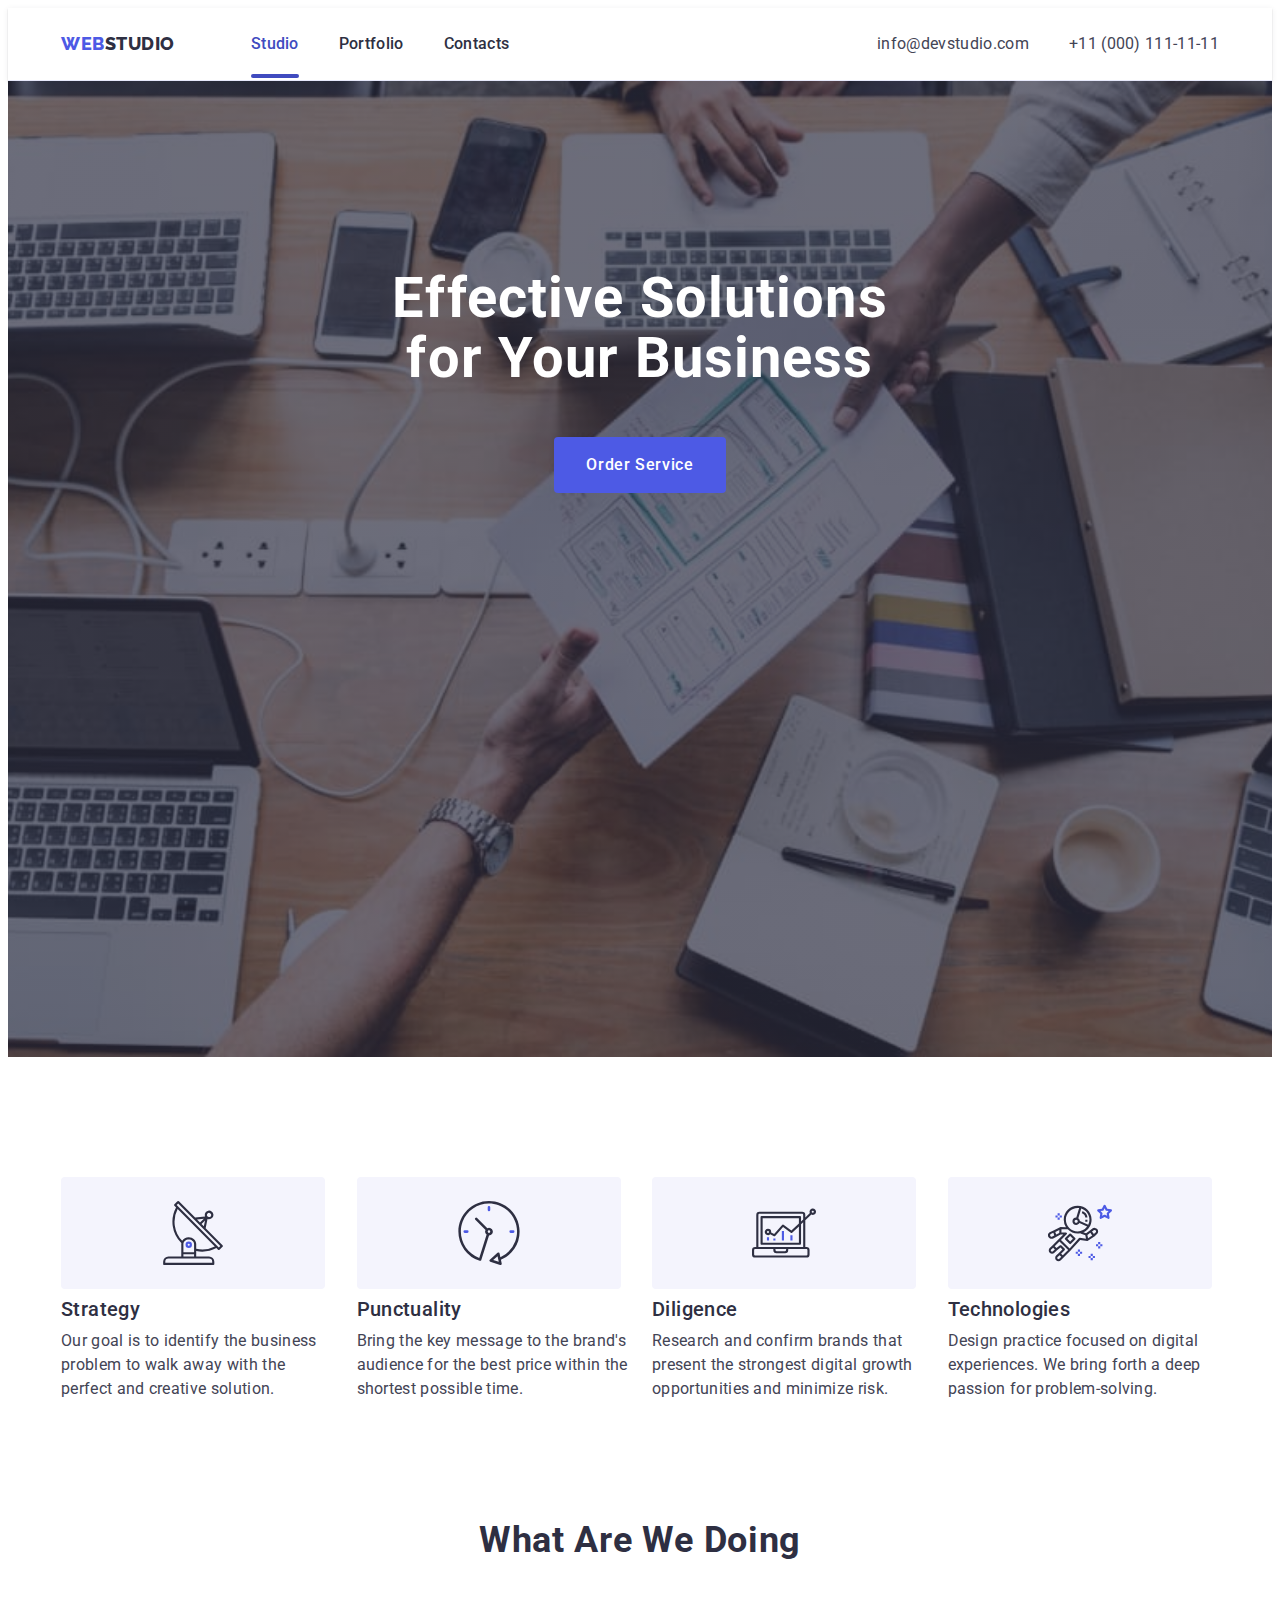
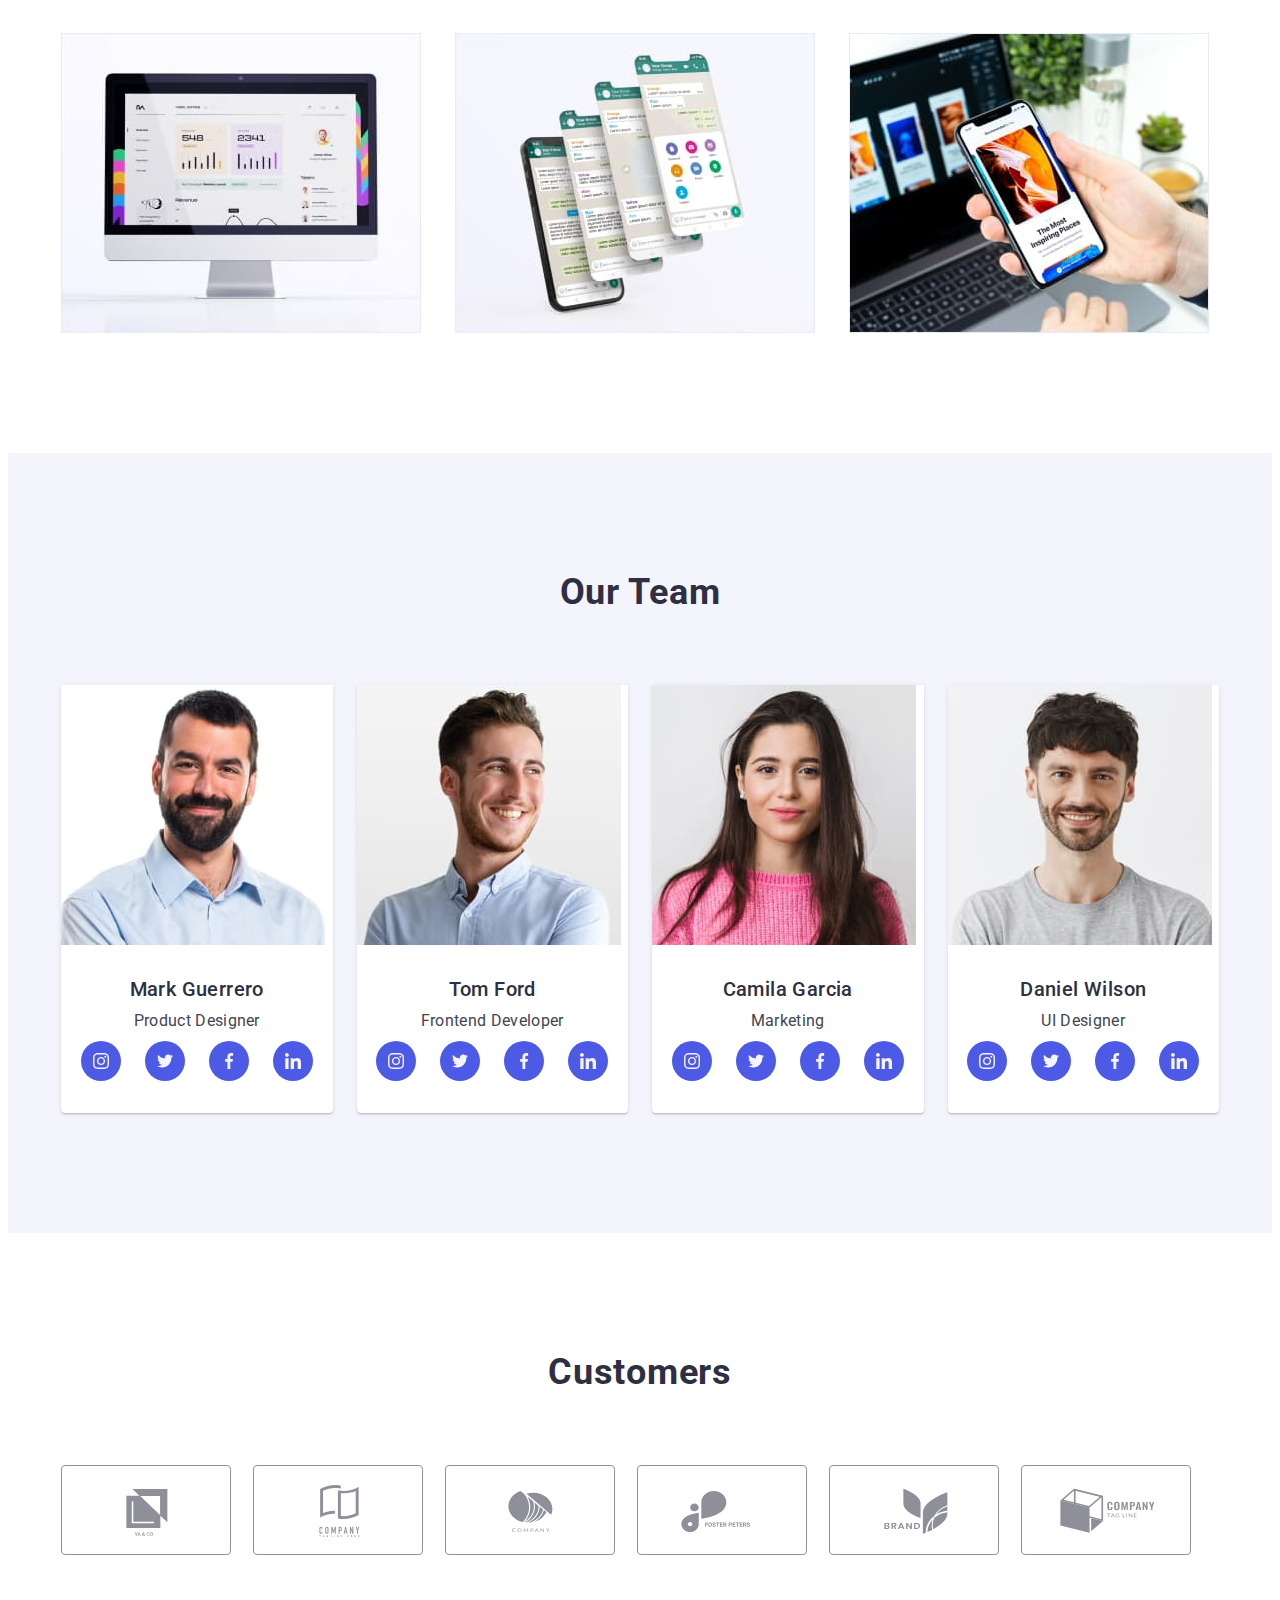
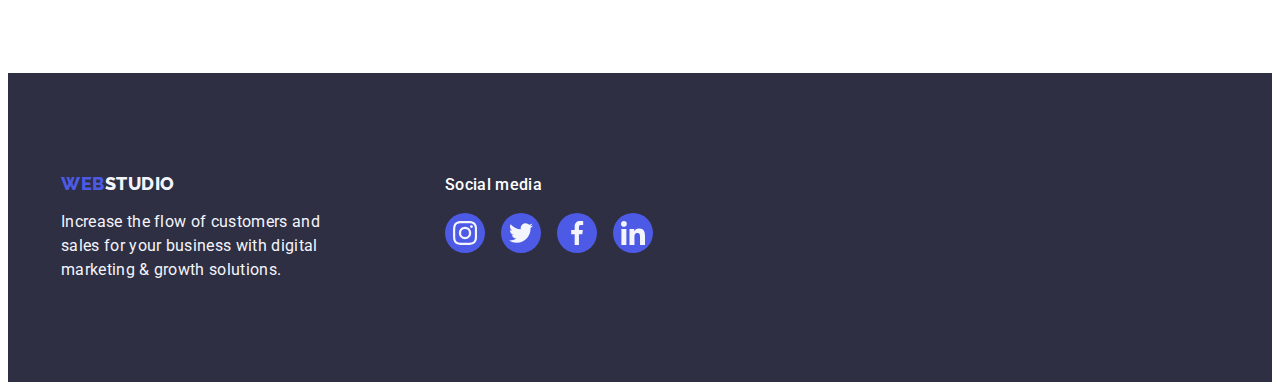
<file: index.html>
<!DOCTYPE html>
<html lang="en">
  <head>
    <meta charset="UTF-8">
    <meta name="viewport" content="ie=edge">
    <link
      rel="stylesheet"
      href="https://cdnjs.cloudflare.com/ajax/libs/modern-normalize/2.0.0/modern-normalize.min.css"
      integrity="sha512-4xo8blKMVCiXpTaLzQSLSw3KFOVPWhm/TRtuPVc4WG6kUgjH6J03IBuG7JZPkcWMxJ5huwaBpOpnwYElP/m6wg=="
      crossorigin="anonymous"
      referrerpolicy="no-referrer">
    <link rel="stylesheet" href="./css/styles.css">
    <link rel="preconnect" href="https://fonts.googleapis.com">
    <link rel="preconnect" href="https://fonts.gstatic.com" crossorigin>
    <link
      href="https://fonts.googleapis.com/css2?family=Raleway:wght@800&family=Roboto:wght@400;500;700;900&display=swap"
      rel="stylesheet">
    <title>Studio</title>
  </head>
  <body>
    <header class="header">
      <div class="container header-container">
        <nav class="header-navigation">
          <a class="header-logo link" href="./index.html"
            >Web<span class="span">Studio</span></a
          >
          <ul class="header-menu list">
            <li class="header-menu-item">
              <a class="header-menu-link link current" href="./index.html"
                >Studio</a
              >
            </li>
            <li class="header-menu-item">
              <a class="header-menu-link link" href="./portfolio.html"
                >Portfolio</a
              >
            </li>
            <li class="header-menu-item">
              <a class="header-menu-link link" href="">Contacts</a>
            </li>
          </ul>
        </nav>
        <address class="header-address">
          <ul class="header-address-list list">
            <li class="header-address-item">
              <a
                class="header-address-link link"
                href="mailto:info@devstudio.com"
                >info@devstudio.com</a
              >
            </li>
            <li class="header-address-item">
              <a class="header-address-link link" href="tel:+110001111111"
                >+11 (000) 111-11-11</a
              >
            </li>
          </ul>
        </address>
      </div>
    </header>

    <main>
      <section class="hero">
        <div class="container">
          <h1 class="hero-title">Effective Solutions for Your Business</h1>
          <button data-modal-open class="hero-btn" type="button">
            Order Service
          </button>
        </div>
      </section>

      <section class="feature-section">
        <div class="container">
          <h2 class="feature visually-hidden">Feature</h2>
          <ul class="feature-list list">
            <li class="feature-item">
              <div class="feature-block">
                <svg class="feature-icon" width="64" height="64">
                  <use href="./images/icons.svg#icon-antenna"></use>
                </svg>
              </div>
              <h3 class="feature-subtitle">Strategy</h3>
              <p class="feature-item-text">
                Our goal is to identify the business problem to walk away with
                the perfect and creative solution.
              </p>
            </li>
            <li class="feature-item">
              <div class="feature-block">
                <svg class="feature-icon" width="64" height="64">
                  <use href="./images/icons.svg#icon-clock"></use>
                </svg>
              </div>
              <h3 class="feature-subtitle">Punctuality</h3>
              <p class="feature-item-text">
                Bring the key message to the brand's audience for the best price
                within the shortest possible time.
              </p>
            </li>
            <li class="feature-item">
              <div class="feature-block">
                <svg class="feature-icon" width="64" height="64">
                  <use href="./images/icons.svg#icon-diagram"></use>
                </svg>
              </div>

              <h3 class="feature-subtitle">Diligence</h3>
              <p class="feature-item-text">
                Research and confirm brands that present the strongest digital
                growth opportunities and minimize risk.
              </p>
            </li>
            <li class="feature-item">
              <div class="feature-block">
                <svg class="feature-icon" width="64" height="64">
                  <use href="./images/icons.svg#icon-astronaut"></use>
                </svg>
              </div>
              <h3 class="feature-subtitle">Technologies</h3>
              <p class="feature-item-text">
                Design practice focused on digital experiences. We bring forth a
                deep passion for problem-solving.
              </p>
            </li>
          </ul>
        </div>
      </section>

      <section class="product-section">
        <div class="container">
          <h2 class="product-title">What are we doing</h2>
          <ul class="product-list list">
            <li class="product-item">
              <img src="./images/img1.jpg" alt="screen" width="360">
            </li>
            <li class="product-item">
              <img src="./images/img2.jpg" alt="chats" width="360">
            </li>
            <li class="product-item">
              <img src="./images/img3.jpg" alt="phone" width="360">
            </li>
          </ul>
        </div>
      </section>

      <section class="team-section">
        <div class="container team-container">
          <h2 class="team-title">Our Team</h2>
          <ul class="team-list list">
            <li class="team-item">
              <img
                src="./images/teamcard1.jpg"
                alt="product_des"
                width="264"
                height="260">
              <div class="team-item-card">
                <h3 class="team-subtitle">Mark Guerrero</h3>
                <p class="team-item-text">Product Designer</p>
                <ul class="team-list-socials list">
                  <li class="team-socials-item">
                    <a
                      class="team-socials-link link"
                      href=""
                      aria-label="instagram"
                      target="_blank"
                      rel="noopener no-referrer"
                    >
                      <svg class="team-socials-icon" width="16" height="16">
                        <use href="./images/icons.svg#icon-instagram"></use>
                      </svg>
                    </a>
                  </li>
                  <li class="team-socials-item">
                    <a
                      class="team-socials-link link"
                      href=""
                      aria-label="twitter"
                      target="_blank"
                      rel="noopener no-referrer"
                    >
                      <svg class="team-socials-icon" width="16" height="16">
                        <use href="./images/icons.svg#icon-twitter"></use>
                      </svg>
                    </a>
                  </li>
                  <li class="team-socials-item">
                    <a
                      class="team-socials-link link"
                      href=""
                      aria-label="facebook"
                      target="_blank"
                      rel="noopener no-referrer"
                    >
                      <svg class="team-socials-icon" width="16" height="16">
                        <use href="./images/icons.svg#icon-facebook"></use>
                      </svg>
                    </a>
                  </li>
                  <li class="team-socials-item">
                    <a
                      class="team-socials-link link"
                      href=""
                      aria-label="linkedin"
                      target="_blank"
                      rel="noopener no-referrer"
                    >
                      <svg class="team-socials-icon" width="16" height="16">
                        <use href="./images/icons.svg#icon-linkedin"></use>
                      </svg>
                    </a>
                  </li>
                </ul>
              </div>
            </li>
            <li class="team-item">
              <img
                src="./images/teamcard2.jpg"
                alt="frontend_dev"
                width="264"
                height="260">
              <div class="team-item-card">
                <h3 class="team-subtitle">Tom Ford</h3>
                <p class="team-item-text">Frontend Developer</p>
                <ul class="team-list-socials list">
                  <li class="team-socials-item">
                    <a
                      class="team-socials-link link"
                      href=""
                      aria-label="instagram"
                      target="_blank"
                      rel="noopener no-referrer"
                    >
                      <svg class="team-socials-icon" width="16" height="16">
                        <use href="./images/icons.svg#icon-instagram"></use>
                      </svg>
                    </a>
                  </li>
                  <li class="team-socials-item">
                    <a
                      class="team-socials-link link"
                      href=""
                      aria-label="twitter"
                      target="_blank"
                      rel="noopener no-referrer"
                    >
                      <svg class="team-socials-icon" width="16" height="16">
                        <use href="./images/icons.svg#icon-twitter"></use>
                      </svg>
                    </a>
                  </li>
                  <li class="team-socials-item">
                    <a
                      class="team-socials-link link"
                      href=""
                      aria-label="facebook"
                      target="_blank"
                      rel="noopener no-referrer"
                    >
                      <svg class="team-socials-icon" width="16" height="16">
                        <use href="./images/icons.svg#icon-facebook"></use>
                      </svg>
                    </a>
                  </li>
                  <li class="team-socials-item">
                    <a
                      class="team-socials-link link"
                      href=""
                      aria-label="linkedin"
                      target="_blank"
                      rel="noopener no-referrer"
                    >
                      <svg class="team-socials-icon" width="16" height="16">
                        <use href="./images/icons.svg#icon-linkedin"></use>
                      </svg>
                    </a>
                  </li>
                </ul>
              </div>
            </li>
            <li class="team-item">
              <img
                src="./images/teamcard3.jpg"
                alt="marketing"
                width="264"
                height="260">
              <div class="team-item-card">
                <h3 class="team-subtitle">Camila Garcia</h3>
                <p class="team-item-text">Marketing</p>
                <ul class="team-list-socials list">
                  <li class="team-socials-item">
                    <a
                      class="team-socials-link link"
                      href=""
                      aria-label="instagram"
                      target="_blank"
                      rel="noopener no-referrer"
                    >
                      <svg class="team-socials-icon" width="16" height="16">
                        <use href="./images/icons.svg#icon-instagram"></use>
                      </svg>
                    </a>
                  </li>
                  <li class="team-socials-item">
                    <a
                      class="team-socials-link link"
                      href=""
                      aria-label="twitter"
                      target="_blank"
                      rel="noopener no-referrer"
                    >
                      <svg class="team-socials-icon" width="16" height="16">
                        <use href="./images/icons.svg#icon-twitter"></use>
                      </svg>
                    </a>
                  </li>
                  <li class="team-socials-item">
                    <a
                      class="team-socials-link link"
                      href=""
                      aria-label="facebook"
                      target="_blank"
                      rel="noopener no-referrer"
                    >
                      <svg class="team-socials-icon" width="16" height="16">
                        <use href="./images/icons.svg#icon-facebook"></use>
                      </svg>
                    </a>
                  </li>
                  <li class="team-socials-item">
                    <a
                      class="team-socials-link link"
                      href=""
                      aria-label="linkedin"
                      target="_blank"
                      rel="noopener no-referrer"
                    >
                      <svg class="team-socials-icon" width="16" height="16">
                        <use href="./images/icons.svg#icon-linkedin"></use>
                      </svg>
                    </a>
                  </li>
                </ul>
              </div>
            </li>
            <li class="team-item">
              <img
                src="./images/teamcard4.jpg"
                alt="ua_des"
                width="264"
                height="260">
              <div class="team-item-card">
                <h3 class="team-subtitle">Daniel Wilson</h3>
                <p class="team-item-text">UI Designer</p>
                <ul class="team-list-socials list">
                  <li class="team-socials-item">
                    <a
                      class="team-socials-link link"
                      href=""
                      aria-label="instagram"
                      target="_blank"
                      rel="noopener no-referrer"
                    >
                      <svg class="team-socials-icon" width="16" height="16">
                        <use href="./images/icons.svg#icon-instagram"></use>
                      </svg>
                    </a>
                  </li>
                  <li class="team-socials-item">
                    <a
                      class="team-socials-link link"
                      href=""
                      aria-label="twitter"
                      target="_blank"
                      rel="noopener no-referrer"
                    >
                      <svg class="team-socials-icon" width="16" height="16">
                        <use href="./images/icons.svg#icon-twitter"></use>
                      </svg>
                    </a>
                  </li>
                  <li class="team-socials-item">
                    <a
                      class="team-socials-link link"
                      href=""
                      aria-label="facebook"
                      target="_blank"
                      rel="noopener no-referrer"
                    >
                      <svg class="team-socials-icon" width="16" height="16">
                        <use href="./images/icons.svg#icon-facebook"></use>
                      </svg>
                    </a>
                  </li>
                  <li class="team-socials-item">
                    <a
                      class="team-socials-link link"
                      href=""
                      aria-label="linkedin"
                      target="_blank"
                      rel="noopener no-referrer"
                    >
                      <svg class="team-socials-icon" width="16" height="16">
                        <use href="./images/icons.svg#icon-linkedin"></use>
                      </svg>
                    </a>
                  </li>
                </ul>
              </div>
            </li>
          </ul>
        </div>
      </section>

      <section class="customers">
        <div class="container">
          <h2 class="customers-title">Customers</h2>
          <ul class="customers-list list">
            <li class="customers-item">
              <a
                class="customers-link link"
                href=""
                target="_blank"
                rel="no-referrer noopener"
              >
                <svg class="customers-icon" width="104" height="56">
                  <use href="./images/icons.svg#icon-customers1"></use>
                </svg>
              </a>
            </li>
            <li class="customers-item">
              <a
                class="customers-link link"
                href=""
                target="_blank"
                rel="no-referrer noopener"
              >
                <svg class="customers-icon" width="104" height="56">
                  <use href="./images/icons.svg#icon-customers2"></use>
                </svg>
              </a>
            </li>
            <li class="customers-item">
              <a
                class="customers-link link"
                href=""
                target="_blank"
                rel="no-referrer noopener"
              >
                <svg class="customers-icon" width="104" height="56">
                  <use href="./images/icons.svg#icon-customers3"></use>
                </svg>
              </a>
            </li>
            <li class="customers-item">
              <a
                class="customers-link link"
                href=""
                target="_blank"
                rel="no-referrer noopener"
              >
                <svg class="customers-icon" width="104" height="56">
                  <use href="./images/icons.svg#icon-customers4"></use>
                </svg>
              </a>
            </li>
            <li class="customers-item">
              <a
                class="customers-link link"
                href=""
                target="_blank"
                rel="no-referrer noopener"
              >
                <svg class="customers-icon" width="104" height="56">
                  <use href="./images/icons.svg#icon-customers5"></use>
                </svg>
              </a>
            </li>
            <li class="customers-item">
              <a
                class="customers-link link"
                href=""
                target="_blank"
                rel="no-referrer noopener"
              >
                <svg class="customers-icon" width="104" height="56">
                  <use href="./images/icons.svg#icon-customers6"></use>
                </svg>
              </a>
            </li>
          </ul>
        </div>
      </section>
    </main>

    <footer class="footer">
      <div class="footer-cotainer container">
        <div class="footer-left">
          <a class="footer-logo link" href="./index.html"
            >Web<span class="span">Studio</span></a
          >
          <p class="footer-text">
            Increase the flow of customers and sales for your business with
            digital marketing & growth solutions.
          </p>
        </div>
        <div class="footer-socials">
          <p class="socials-text">Social media</p>
          <ul class="list-socials list">
            <li class="socials-item">
              <a
                class="socials-link link"
                href=""
                aria-label="instagram"
                target="_blank"
              >
                <svg class="socials-icon" width="24" height="24">
                  <use href="./images/icons.svg#icon-instagram"></use>
                </svg>
              </a>
            </li>
            <li class="socials-item">
              <a
                class="socials-link link"
                href=""
                aria-label="twitter"
                target="_blank"
              >
                <svg class="socials-icon" width="24" height="24">
                  <use href="./images/icons.svg#icon-twitter"></use>
                </svg>
              </a>
            </li>
            <li class="socials-item">
              <a
                class="socials-link link"
                href=""
                aria-label="facebook"
                target="_blank"
              >
                <svg class="socials-icon" width="24" height="24">
                  <use href="./images/icons.svg#icon-facebook"></use>
                </svg>
              </a>
            </li>
            <li class="socials-item">
              <a
                class="socials-link link"
                href=""
                aria-label="linkedin"
                target="_blank"
              >
                <svg class="socials-icon" width="24" height="24">
                  <use href="./images/icons.svg#icon-linkedin"></use>
                </svg>
              </a>
            </li>
          </ul>
        </div>
      </div>
    </footer>

    <div class="backdrop is-hidden" data-modal>
      <div class="modal">
        <button data-modal-close class="modal-close-btn" type="button">
          <svg class="close-modal-icon" width="8" height="8">
            <use href="./images/icons.svg#icon-close"></use>
          </svg>
        </button>
      </div>
    </div>

    <script src="./js/modal.js"></script>
  </body>
</html>
</file>
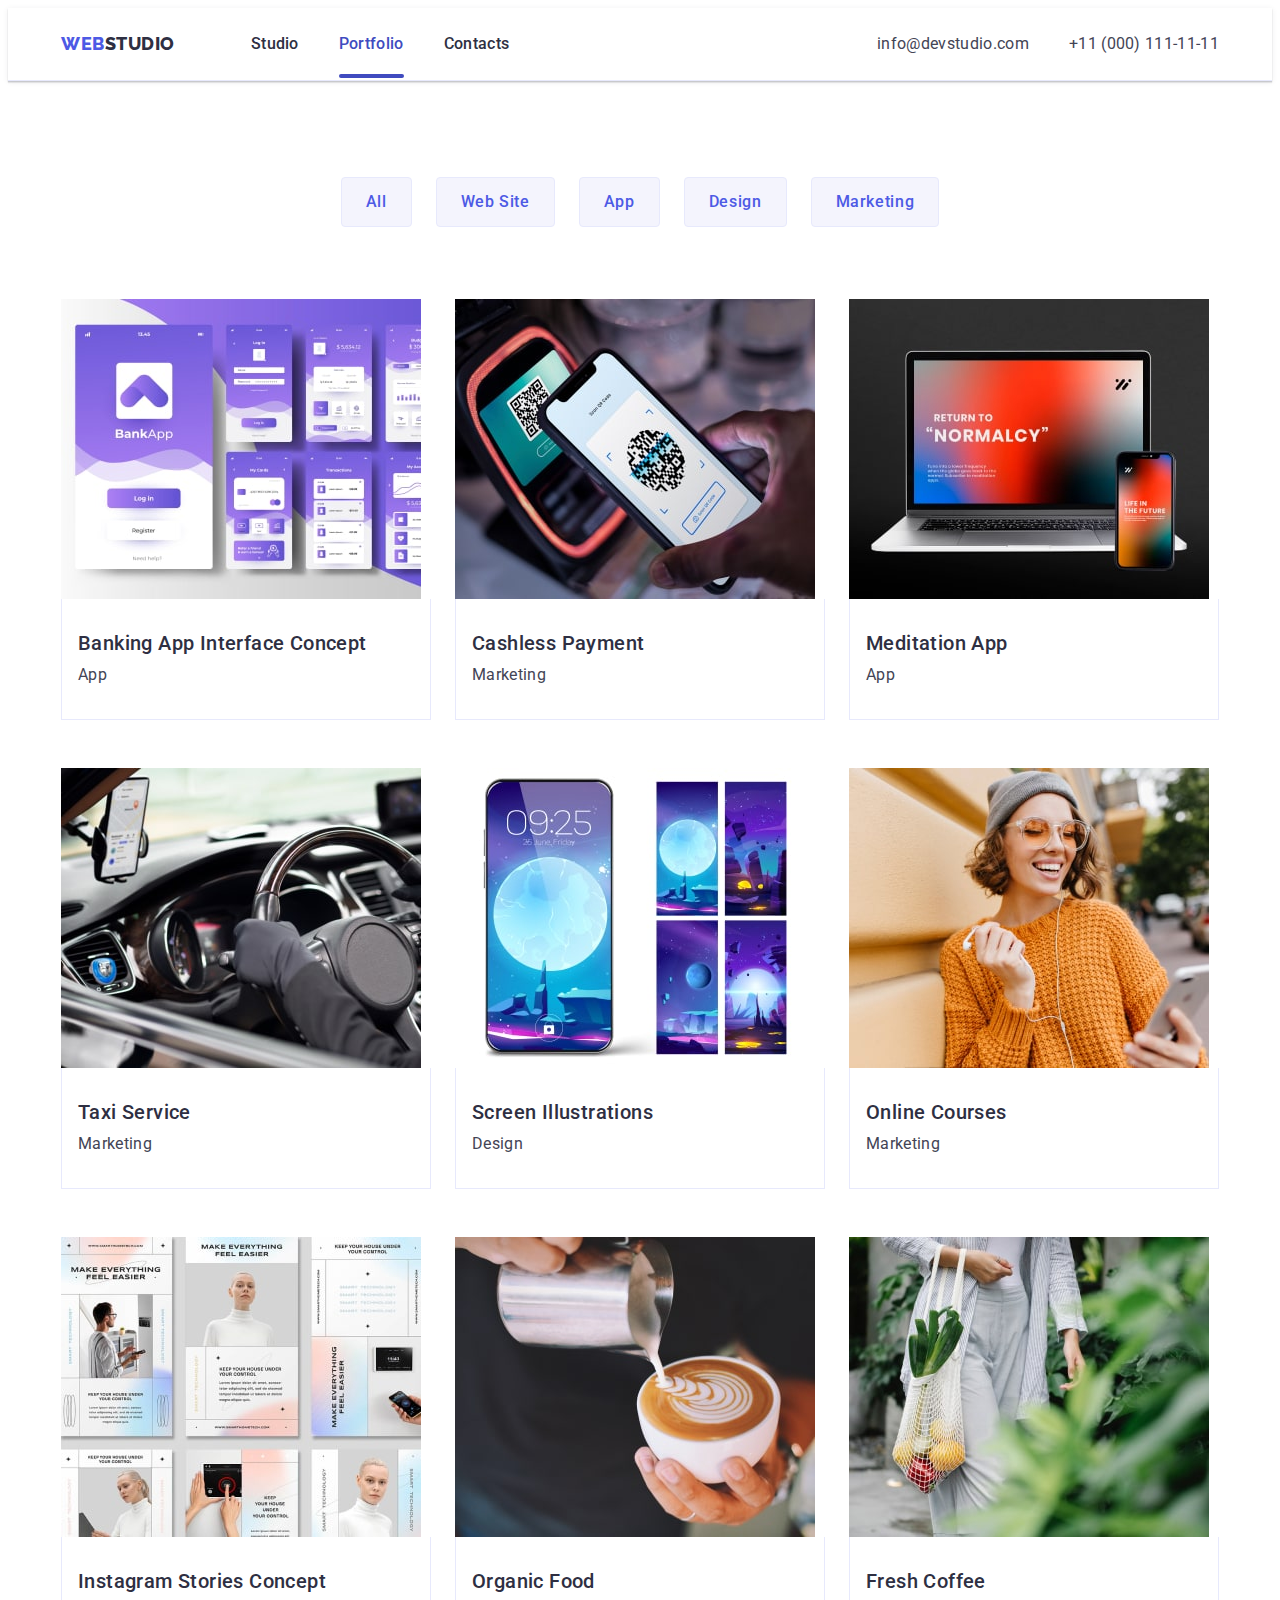
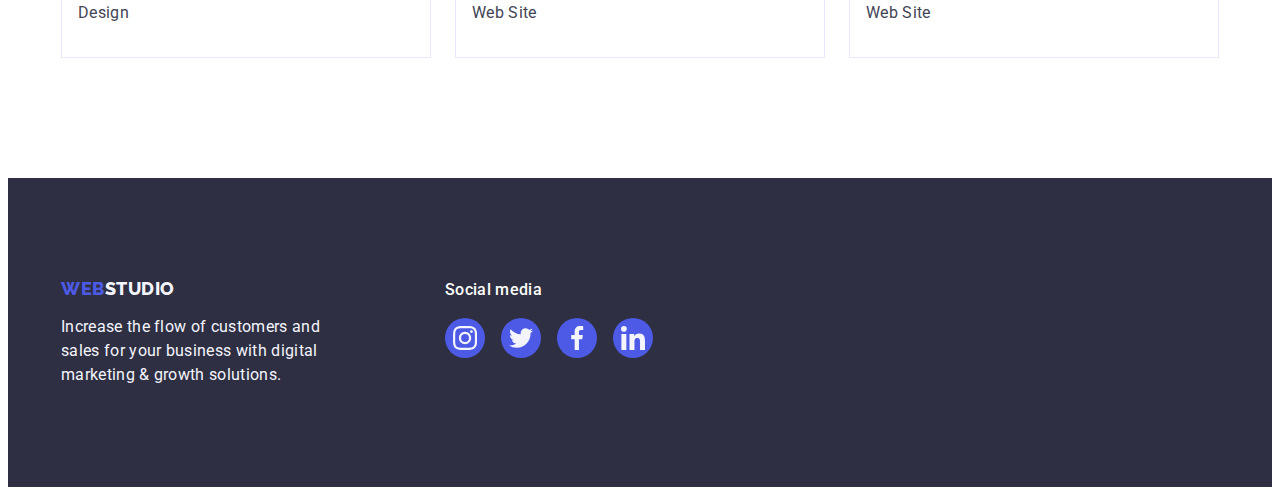
<file: portfolio.html>
<!DOCTYPE html>
<html lang="en">
  <head>
    <meta charset="UTF-8">
    <meta name="viewport" content="width=device-width, initial-scale=1.0">
    <link
      rel="stylesheet"
      href="https://cdnjs.cloudflare.com/ajax/libs/modern-normalize/2.0.0/modern-normalize.min.css"
      integrity="sha512-4xo8blKMVCiXpTaLzQSLSw3KFOVPWhm/TRtuPVc4WG6kUgjH6J03IBuG7JZPkcWMxJ5huwaBpOpnwYElP/m6wg=="
      crossorigin="anonymous"
      referrerpolicy="no-referrer"
    >
    <link rel="stylesheet" href="./css/styles.css">
    <link rel="preconnect" href="https://fonts.googleapis.com">
    <link rel="preconnect" href="https://fonts.gstatic.com" crossorigin>
    <link
      href="https://fonts.googleapis.com/css2?family=Raleway:wght@800&family=Roboto:wght@400;500;700;900&display=swap"
      rel="stylesheet"
    >
    <title>Portfolio</title>
  </head>
  <body>
    <header class="header">
      <div class="container header-container">
        <nav class="header-navigation">
          <a class="header-logo link" href="./index.html"
            >Web<span class="span">Studio</span></a
          >
          <ul class="header-menu list">
            <li class="header-menu-item">
              <a class="header-menu-link link" href="./index.html">Studio</a>
            </li>
            <li class="header-menu-item">
              <a class="header-menu-link link current" href="./portfolio.html"
                >Portfolio</a
              >
            </li>
            <li class="header-menu-item">
              <a class="header-menu-link link" href="">Contacts</a>
            </li>
          </ul>
        </nav>
        <address class="header-address">
          <ul class="header-address-list list">
            <li class="header-address-item">
              <a
                class="header-address-link link"
                href="mailto:info@devstudio.com"
                >info@devstudio.com</a
              >
            </li>
            <li class="header-address-item">
              <a class="header-address-link link" href="tel:+110001111111"
                >+11 (000) 111-11-11</a
              >
            </li>
          </ul>
        </address>
      </div>
    </header>

    <main>
      <section class="filter-section">
        <div class="container">
          <h1 class="filter visually-hidden">filter</h1>
          <ul class="filter-list list">
            <li class="filter-item">
              <button class="filter-btn" type="button">All</button>
            </li>
            <li class="filter-item">
              <button class="filter-btn" type="button">Web Site</button>
            </li>
            <li class="filter-item">
              <button class="filter-btn" type="button">App</button>
            </li>
            <li class="filter-item">
              <button class="filter-btn" type="button">Design</button>
            </li>
            <li class="filter-item">
              <button class="filter-btn" type="button">Marketing</button>
            </li>
          </ul>
          <ul class="project-list list">
            <li class="project-item">
              <a class="project-link link" href="">
                <div class="project-cover-box">
                  <img
                    src="./images/img4.jpg"
                    alt="banking"
                    width="360"
                    height="300"
                  >
                  <p class="project-covertext">
                    14 Stylish and User-Friendly App Design Concepts · Task
                    Manager App · Calorie Tracker App · Exotic Fruit Ecommerce
                    App · Cloud Storage App
                  </p>
                </div>
                <div class="project-item-down">
                  <h2 class="project-subtitle">
                    Banking App Interface Concept
                  </h2>
                  <p class="project-item-text">App</p>
                </div>
              </a>
            </li>
            <li class="project-item">
              <a class="project-link link" href="">
                <div class="project-cover-box">
                  <img
                    src="./images/img5.jpg"
                    alt="payment"
                    width="360"
                    height="300"
                  >
                  <p class="project-covertext">
                    14 Stylish and User-Friendly App Design Concepts · Task
                    Manager App · Calorie Tracker App · Exotic Fruit Ecommerce
                    App · Cloud Storage App
                  </p>
                </div>
                <div class="project-item-down">
                  <h2 class="project-subtitle">Cashless Payment</h2>
                  <p class="project-item-text">Marketing</p>
                </div>
              </a>
            </li>
            <li class="project-item">
              <a class="project-link link" href="">
                <div class="project-cover-box">
                  <img
                    src="./images/img6.jpg"
                    alt="meditation"
                    width="360"
                    height="300"
                  >
                  <p class="project-covertext">
                    14 Stylish and User-Friendly App Design Concepts · Task
                    Manager App · Calorie Tracker App · Exotic Fruit Ecommerce
                    App · Cloud Storage App
                  </p>
                </div>
                <div class="project-item-down">
                  <h2 class="project-subtitle">Meditation App</h2>
                  <p class="project-item-text">App</p>
                </div>
              </a>
            </li>
            <li class="project-item">
              <a class="project-link link" href="">
                <div class="project-cover-box">
                  <img
                    src="./images/img7.jpg"
                    alt="taxi"
                    width="360"
                    height="300"
                  >
                  <p class="project-covertext">
                    14 Stylish and User-Friendly App Design Concepts · Task
                    Manager App · Calorie Tracker App · Exotic Fruit Ecommerce
                    App · Cloud Storage App
                  </p>
                </div>
                <div class="project-item-down">
                  <h2 class="project-subtitle">Taxi Service</h2>
                  <p class="project-item-text">Marketing</p>
                </div>
              </a>
            </li>
            <li class="project-item">
              <a class="project-link link" href="">
                <div class="project-cover-box">
                  <img
                    src="./images/img8.jpg"
                    alt="screen"
                    width="360"
                    height="300"
                  >
                  <p class="project-covertext">
                    14 Stylish and User-Friendly App Design Concepts · Task
                    Manager App · Calorie Tracker App · Exotic Fruit Ecommerce
                    App · Cloud Storage App
                  </p>
                </div>
                <div class="project-item-down">
                  <h2 class="project-subtitle">Screen Illustrations</h2>
                  <p class="project-item-text">Design</p>
                </div>
              </a>
            </li>
            <li class="project-item">
              <a class="project-link link" href="">
                <div class="project-cover-box">
                  <img
                    src="./images/img9.jpg"
                    alt="courses"
                    width="360"
                    height="300"
                  >
                  <p class="project-covertext">
                    14 Stylish and User-Friendly App Design Concepts · Task
                    Manager App · Calorie Tracker App · Exotic Fruit Ecommerce
                    App · Cloud Storage App
                  </p>
                </div>
                <div class="project-item-down">
                  <h2 class="project-subtitle">Online Courses</h2>
                  <p class="project-item-text">Marketing</p>
                </div>
              </a>
            </li>
            <li class="project-item">
              <a class="project-link link" href="">
                <div class="project-cover-box">
                  <img
                    src="./images/img10.jpg"
                    alt="stories"
                    width="360"
                    height="300"
                  >
                  <p class="project-covertext">
                    14 Stylish and User-Friendly App Design Concepts · Task
                    Manager App · Calorie Tracker App · Exotic Fruit Ecommerce
                    App · Cloud Storage App
                  </p>
                </div>
                <div class="project-item-down">
                  <h2 class="project-subtitle">Instagram Stories Concept</h2>
                  <p class="project-item-text">Design</p>
                </div>
              </a>
            </li>
            <li class="project-item">
              <a class="project-link link" href="">
                <div class="project-cover-box">
                  <img
                    src="./images/img11.jpg"
                    alt="food"
                    width="360"
                    height="300"
                  >
                  <p class="project-covertext">
                    14 Stylish and User-Friendly App Design Concepts · Task
                    Manager App · Calorie Tracker App · Exotic Fruit Ecommerce
                    App · Cloud Storage App
                  </p>
                </div>
                <div class="project-item-down">
                  <h2 class="project-subtitle">Organic Food</h2>
                  <p class="project-item-text">Web Site</p>
                </div>
              </a>
            </li>
            <li class="project-item">
              <a class="project-link link" href="">
                <div class="project-cover-box">
                  <img
                    src="./images/img12.jpg"
                    alt="coffee"
                    width="360"
                    height="300"
                  >
                  <p class="project-covertext">
                    14 Stylish and User-Friendly App Design Concepts · Task
                    Manager App · Calorie Tracker App · Exotic Fruit Ecommerce
                    App · Cloud Storage App
                  </p>
                </div>
                <div class="project-item-down">
                  <h2 class="project-subtitle">Fresh Coffee</h2>
                  <p class="project-item-text">Web Site</p>
                </div>
              </a>
            </li>
          </ul>
        </div>
      </section>
    </main>

    <footer class="footer">
      <div class="footer-cotainer container">
        <div class="footer-left">
          <a class="footer-logo link" href="./index.html"
            >Web<span class="span">Studio</span></a
          >
          <p class="footer-text">
            Increase the flow of customers and sales for your business with
            digital marketing & growth solutions.
          </p>
        </div>
        <div class="footer-socials">
          <p class="socials-text">Social media</p>
          <ul class="list-socials list">
            <li class="socials-item">
              <a
                class="socials-link link"
                href=""
                aria-label="instagram"
                target="_blank"
              >
                <svg class="socials-icon" width="24" height="24">
                  <use href="./images/icons.svg#icon-instagram"></use>
                </svg>
              </a>
            </li>
            <li class="socials-item">
              <a
                class="socials-link link"
                href=""
                aria-label="twitter"
                target="_blank"
              >
                <svg class="socials-icon" width="24" height="24">
                  <use href="./images/icons.svg#icon-twitter"></use>
                </svg>
              </a>
            </li>
            <li class="socials-item">
              <a
                class="socials-link link"
                href=""
                aria-label="facebook"
                target="_blank"
              >
                <svg class="socials-icon" width="24" height="24">
                  <use href="./images/icons.svg#icon-facebook"></use>
                </svg>
              </a>
            </li>
            <li class="socials-item">
              <a
                class="socials-link link"
                href=""
                aria-label="linkedin"
                target="_blank"
              >
                <svg class="socials-icon" width="24" height="24">
                  <use href="./images/icons.svg#icon-linkedin"></use>
                </svg>
              </a>
            </li>
          </ul>
        </div>
      </div>
    </footer>
  </body>
</html>
</file>
<file: css/styles.css>
:root {
  --primary-font: "Roboto", sans-serif;
  --secodary-font: "Raleway", sans-serif;
  --main-text-color: #434455;
  --basic-white-color: #ffffff;
  --secondary-white-color: #f4f4fd;
  --logo-color: #4d5ae5;
  --hover-color: #404bbf;
  --primary-black-color: #2e2f42;
  --border-color: #e7e9fc;
  --customers-color: #8e8f99;
  --hover-footer-color: #31d0aa;
  --modal-color: #fcfcfc;
}

p,
h1,
h2,
h3,
h4,
h5,
h6 {
  margin-top: 0;
  margin-bottom: 0;
}

ul,
ol {
  margin-top: 0;
  margin-bottom: 0;
  padding-left: 0;
}

img {
  display: block;
}

body {
  font-family: var(--primary-font);
  color: var(--main-text-color);
  background-color: var(--basic-white-color);
}

.container {
  width: 1158px;
  padding: 0 15px;
  margin: 0 auto;
}

.link {
  text-decoration: none;
}

.list {
  list-style-type: none;
}

.visually-hidden {
  position: absolute;
  width: 1px;
  height: 1px;
  margin: -1px;
  border: 0;
  padding: 0;
  white-space: nowrap;
  clip-path: inset(100%);
  clip: rect(0 0 0 0);
  overflow: hidden;
}

/**------------ HEADER-------------- */

.header {
  padding: 24px 0;
  border-bottom: 1px solid var(--border-color);
  box-shadow: 0px 1px 6px 0px rgba(46, 47, 66, 0.08), 0px 1px 1px 0px rgba(46, 47, 66, 0.16), 0px 2px 1px 0px rgba(46, 47, 66, 0.08);
}
.header-navigation {
  display: flex;
  align-items: center;
}

.header-container {
  display: flex;
}

.header-logo {
  color: var(--logo-color);
  font-size: 18px;
  font-family: var(--secodary-font);
  font-weight: 800;
  line-height: 1.17;
  letter-spacing: 0.03em;
  text-transform: uppercase;
  margin-right: 76px;
}

.header-logo span {
  color: var(--primary-black-color);
}

.header-menu {
  display: flex;
  gap: 40px;
}

.header-menu-link {
  color: var(--primary-black-color);
  font-size: 16px;
  font-weight: 500;
  line-height: 1.5;
  letter-spacing: 0.02em;
  padding: 24px 0;
  transition-property: color;
  transition-duration: 250ms;
  transition-timing-function: cubic-bezier(0.4, 0, 0.2, 1);
}

.header-menu-link:hover,
.header-menu-link:focus {
  color: var(--hover-color);
  padding: 24px 0;
}

.current {
  color: var(--hover-color);
  position: relative;
}
.current::after {
  content: "";
  position: absolute;
  left: 0;
  bottom: 0px;
  width: 100%;
  height: 4px;
  background-color: var(--hover-color);
  border-radius: 2px;
  bottom: -1px;
}

.header-address {
  font-style: normal;
  margin-left: auto;
}

.header-address-link {
  color: var(--main-text-color);
  font-size: 16px;
  line-height: 1.5;
  letter-spacing: 0.02em;
  transition-property: color;
  transition-duration: 250ms;
  transition-timing-function: cubic-bezier(0.4, 0, 0.2, 1);
}

.header-address-link:hover,
.header-address-link:focus {
  color: var(--hover-color);
}

.header-address-list {
  display: flex;
  gap: 40px;
}
/**------------ HERO-------------- */

.hero {
  background-color: var(--primary-black-color);
  height: 600px;
  padding: 188px 0;
  background-image: linear-gradient(
      rgba(46, 47, 66, 0.7),
      rgba(46, 47, 66, 0.7)
    ),
    url(../images/hero_bckr.jpg);
  max-width: 1440px;
  margin: 0 auto;
  background-repeat: no-repeat;
  background-size: cover;
  background-position: center;
}

.hero-title {
  color: var(--basic-white-color);
  text-align: center;
  max-width: 496px;
  font-size: 56px;
  font-weight: 700;
  line-height: 1.07;
  letter-spacing: 0.02em;
  padding-bottom: 48px;
  display: flex;
  margin: 0 auto;
}

.hero-btn {
  color: var(--basic-white-color);
  font-size: 16px;
  text-align: center;
  font-family: var(--primary-font);
  font-weight: 500;
  line-height: 1.5;
  letter-spacing: 0.04em;
  background-color: var(--logo-color);
  cursor: pointer;
  min-width: 169px;
  border-radius: 4px;
  border: none;
  margin: 0 auto;
  display: block;
  padding: 16px 32px;
  transition-property: background-color;
  transition-duration: 250ms;
  transition-timing-function: cubic-bezier(0.4, 0, 0.2, 1);
}

.hero-btn:hover,
.hero-btn:focus {
  background-color: var(--hover-color);
}

/**------------ FEATURE-------------- */
.feature-section {
  padding: 120px 0;
}
.feature-list {
  display: flex;
  gap: 24px;
}

.feature-block {
  width: 264px;
  height: 112px;
  border-radius: 4px;
  background-color: var(--secondary-white-color);
  display: flex;
  align-items: center;
  justify-content: center;
  margin-bottom: 8px;
}
.feature-subtitle {
  color: var(--primary-black-color);
  font-size: 20px;
  font-weight: 500;
  line-height: 1.2;
  letter-spacing: 0.02em;
  margin-bottom: 8px;
}

.feature-item {
  width: calc((100% - 3 * 24px) / 4);
}

.feature-item-text {
  color: var(--main-text-color);
  font-size: 16px;
  line-height: 1.5;
  letter-spacing: 0.02em;
}

/**------------ PRODUCT-------------- */
.product-section {
  padding-bottom: 120px;
}

.product-title {
  color: var(--primary-black-color);
  text-align: center;
  font-size: 36px;
  font-weight: 700;
  line-height: 1.11;
  letter-spacing: 0.02em;
  text-transform: capitalize;
  margin-bottom: 72px;
}

.product-list {
  display: flex;
  gap: 24px;
}

.product-item {
  width: calc((100% - 2 * 24px) / 3);
}
/**------------ TEAM-------------- */

.team-section {
  background-color: var(--secondary-white-color);
  padding-top: 120px;
  padding-bottom: 120px;
}

.team-title {
  color: var(--primary-black-color);
  text-align: center;
  font-size: 36px;
  font-weight: 700;
  line-height: 1.11;
  letter-spacing: 0.02em;
  text-transform: capitalize;
  margin-bottom: 72px;
}

.team-list {
  display: flex;
  gap: 24px;
}

.team-item {
  background-color: var(--basic-white-color);
  width: calc((100% - 3 * 24px) / 4);
  border-radius: 0px 0px 4px 4px;
  box-shadow: 0px 2px 1px 0px rgba(46, 47, 66, 0.08),
      0px 1px 1px 0px rgba(46, 47, 66, 0.16),
      0px 1px 6px 0px rgba(46, 47, 66, 0.08);

}

.team-item-card {
  padding: 32px 0px;
}

.team-subtitle {
  color: var(--primary-black-color);
  text-align: center;
  font-size: 20px;
  font-weight: 500;
  line-height: 1.2;
  letter-spacing: 0.02em;
  margin-bottom: 8px;
}

.team-item-text {
  color: var(--main-text-color);
  text-align: center;
  font-size: 16px;
  line-height: 1.5;
  letter-spacing: 0.02em;
  margin-bottom: 8px;
}

.team-list-socials {
  display: flex;
  justify-content: center;
  gap: 24px;
}

.team-socials-item {
  width: 40px;
  height: 40px;
}

.team-socials-link {
  width: 100%;
  height: 100%;
  background-color: var(--logo-color);
  display: flex;
  align-items: center;
  justify-content: center;
  border-radius: 50%;
  color: var(--secondary-white-color);
  transition-property: background-color;
  transition-duration: 250ms;
  transition-timing-function: cubic-bezier(0.4, 0, 0.2, 1);
}

.team-socials-icon {
  fill: currentColor;
}

.team-socials-link:is(:hover, :focus) {
  background-color: var(--hover-color);
}

/**------------ CUSTOMERS-------------- */
.customers {
  padding-top: 120px;
  padding-bottom: 120px;
}

.customers-title {
  color: var(--primary-black-color);
  text-align: center;
  font-size: 36px;
  font-weight: 700;
  line-height: 1.11;
  letter-spacing: 0.02em;
  text-transform: capitalize;
  margin-bottom: 72px;
}

.customers-list {
  display: flex;
  gap: 24px;
}
.customers-item {
  width: 168px;
  height: 88px;
}

.customers-link {
  width: 100%;
  height: 100%;
  display: flex;
  align-items: center;
  justify-content: center;
  border-radius: 4px;
  border: 1px solid var(--customers-color);
  color: var(--customers-color);
  transition-property: border-color, color;
  transition-duration: 250ms;
  transition-timing-function: cubic-bezier(0.4, 0, 0.2, 1);
}

.customers-icon {
  fill: currentColor;
}

.customers-link:is(:hover, :focus) {
  border-color: var(--hover-color);
  color: var(--hover-color);
}

/**------------ FOOTER-------------- */

.footer {
  background-color: var(--primary-black-color);
  padding-top: 100px;
  padding-bottom: 100px;
}

.footer-cotainer {
  display: flex;
  align-items: baseline
}

.footer-left {
  margin-right: 120px;
}

.footer-logo {
  color: var(--logo-color);
  font-size: 18px;
  font-family: var(--secodary-font);
  font-weight: 800;
  line-height: 1.17;
  letter-spacing: 0.03em;
  text-transform: uppercase;
  display: inline-block;
  margin-bottom: 16px;
}

.footer-logo span {
  color: var(--secondary-white-color);
}

.footer-text {
  color: var(--secondary-white-color);
  font-size: 16px;
  line-height: 1.5;
  letter-spacing: 0.02em;
  max-width: 264px;
}

.socials-text {
  color: var(--basic-white-color);
  font-size: 16px;
  font-weight: 500;
  line-height: 1.5;
  letter-spacing: 0.02em;
  margin-bottom: 16px;
}

.list-socials {
  display: flex;
  gap: 16px;
}

.socials-item {
  width: 40px;
  height: 40px;
}

.socials-link {
  width: 100%;
  height: 100%;
  background-color: var(--logo-color);
  display: flex;
  align-items: center;
  justify-content: center;
  border-radius: 50%;
  color: var(--secondary-white-color);
  transition-property: background-color;
  transition-duration: 250ms;
  transition-timing-function: cubic-bezier(0.4, 0, 0.2, 1);
}

.socials-icon {
  fill: currentColor;
}

.socials-link:is(:hover, :focus) {
  background-color: var(--hover-footer-color);
}
/**------------ FILTER-------------- */

.filter-section {
  padding-top: 96px;
  padding-bottom: 120px;
}

.filter-list {
  display: flex;
  gap: 24px;
  justify-content: center;
  margin-bottom: 72px;
}

.filter-btn {
  color: var(--logo-color);
  font-size: 16px;
  font-family: var(--primary-font);
  font-weight: 500;
  line-height: 1.5;
  letter-spacing: 0.04em;
  background-color: var(--secondary-white-color);
  cursor: pointer;
  padding: 12px 24px;
  border-radius: 4px;
  border: 1px solid var(--border-color);
  transition-property: color, background-color, border-color, box-shadow;
  transition-duration: 250ms;
  transition-timing-function: cubic-bezier(0.4, 0, 0.2, 1);
}

.filter-btn:hover,
.filter-btn:focus {
  color: var(--basic-white-color);
  background-color: var(--hover-color);
  border: 1px solid transparent;
  box-shadow: 0px 3px 1px rgba(0, 0, 0, 0.1), 0px 2px 1px rgba(0, 0, 0, 0.08), 0px 2px 2px rgba(0, 0, 0, 0.12);
}

/**------------ PROJECT-------------- */

.project-list {
  display: flex;
  flex-wrap: wrap;
  column-gap: 24px;
  row-gap: 48px;
}

.project-item {
  width: calc((100% - 48px) / 3);
}

.project-link {
  display: block;
  transition-property: box-shadow;
  transition-duration: 250ms;
  transition-timing-function: cubic-bezier(0.4, 0, 0.2, 1);
}

.project-cover-box {
  position: relative;
  overflow: hidden;
}
.project-cover-box:hover .project-covertext {
  transform: translateY(0);
}

.project-covertext {
  position: absolute;
  top: 0;
  left: 0;
  height: 100%;
  padding: 40px 32px;
  font-size: 16px;
  line-height: 1.5;
  letter-spacing: 0.02em;
  color: var(--secondary-white-color);
  background-color: var(--logo-color);
  transform: translateY(100%);
  transition: transform 250ms cubic-bezier(0.4, 0, 0.2, 1);
}
.project-item-down {
  padding: 32px 16px;
  border-bottom: 1px solid var(--border-color);
  border-left: 1px solid var(--border-color);
  border-right: 1px solid var(--border-color);
}
.project-subtitle {
  color: var(--primary-black-color);
  font-size: 20px;
  font-weight: 500;
  line-height: 1.2;
  letter-spacing: 0.02em;
  margin-bottom: 8px;
}

.project-item-text {
  color: var(--main-text-color);
  font-size: 16px;
  line-height: 1.5;
  letter-spacing: 0.02em;
  transition-property: box-shadow;
  transition-duration: 250ms;
  transition-timing-function: cubic-bezier(0.4, 0, 0.2, 1);
}

.project-link:hover,
.project-link:focus {
  box-shadow: 0px 2px 1px 0px rgba(46, 47, 66, 0.08),
    0px 1px 1px 0px rgba(46, 47, 66, 0.16),
    0px 1px 6px 0px rgba(46, 47, 66, 0.08);
}

/**------------ MODAL-------------- */
.backdrop {
  width: 100%;
  height: 100%;
  position: fixed;
  top: 0;
  background-color: rgba(46, 47, 66, 0.4);
  transition: opacity 250ms cubic-bezier(0.4, 0, 0.2, 1),
    visibility 250ms cubic-bezier(0.4, 0, 0.2, 1)
}

.modal {
  width: 408px;
  min-height: 584px;
  background-color: var(--modal-color);
  box-shadow: 0px 2px 1px 0px rgba(0, 0, 0, 0.2),
    0px 1px 3px 0px rgba(0, 0, 0, 0.12), 0px 1px 1px 0px rgba(0, 0, 0, 0.14);
  border-radius: 4px;
  position: absolute;
  left: 50%;
  top: 50%;
  transform: translate(-50%, -50%) scaleX(1);
  transition: transform 250ms cubic-bezier(0.4, 0, 0.2, 1);
}

.backdrop.is-hidden .modal {
  transform: translate(-50%, -50%) scaleX(5);
}

.modal-close-btn {
  border: none;
  background: transparent;
  display: flex;
  align-items: center;
  justify-content: center;
  width: 24px;
  height: 24px;
  position: absolute;
  top: 24px;
  right: 24px;
  padding: 0;
  cursor: pointer;
  border-radius: 50%;
  background-color: var(--border-color);
  border: 1px solid rgba(0, 0, 0, 0.1);
  color: var(--primary-black-color);
  transition-property: background-color, border;
  transition-duration: 250ms;
  transition-timing-function: cubic-bezier(0.4, 0, 0.2, 1);
}

.close-modal-icon {
  fill: currentColor;
  transition-property: fill;
  transition-duration: 250ms;
  transition-timing-function: cubic-bezier(0.4, 0, 0.2, 1);
}

.is-hidden {
  opacity: 0;
  visibility: hidden;
  pointer-events: none;
}

.modal-close-btn:is(:hover, :focus) {
  background-color: var(--hover-color);
  color: var(--basic-white-color);
  border: none;
}
</file>
